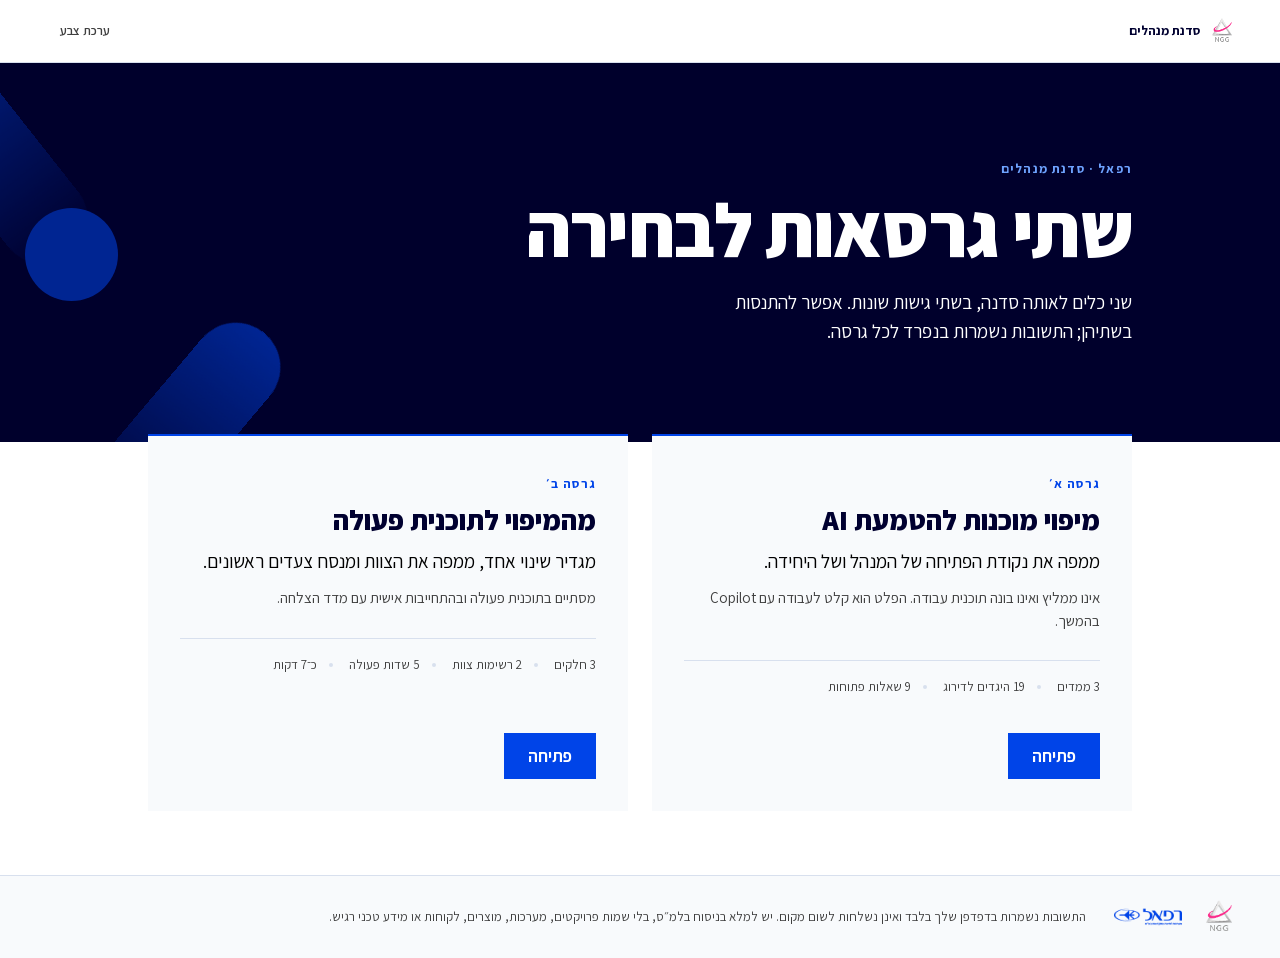
<file: index.html>
<!doctype html>
<html lang="he" dir="rtl">
<head>
<meta charset="utf-8">
<meta name="viewport" content="width=device-width, initial-scale=1, viewport-fit=cover">
<title>סדנת מנהלים · שתי גרסאות | רפאל</title>
<meta name="description" content="בחירה בין שתי גרסאות לכלי הסדנה: מיפוי מוכנות להטמעת AI, או מעבר מהמיפוי לתוכנית פעולה.">
<meta name="color-scheme" content="light dark">
<meta name="theme-color" content="#00002c" media="(prefers-color-scheme: dark)">
<meta name="theme-color" content="#ffffff" media="(prefers-color-scheme: light)">
<meta name="robots" content="noindex, nofollow">
<link rel="icon" href="data:image/svg+xml,%3Csvg xmlns='http://www.w3.org/2000/svg' viewBox='0 0 32 32'%3E%3Ccircle cx='16' cy='16' r='9' fill='%230044E8'/%3E%3C/svg%3E">
<link rel="preload" href="assets/fonts/assistant-hebrew.woff2" as="font" type="font/woff2" crossorigin>
<link rel="stylesheet" href="assets/css/app.css">
</head>
<body>

<a class="skip" href="#main">דילוג לתוכן</a>

<div class="shell">

  <header class="appbar">
    <a class="appbar__mark" href="index.html" aria-label="חזרה לבחירת גרסה">
      <img src="assets/img/logo-ngg.png" alt="NGG" width="71" height="92">
      <span class="appbar__name">סדנת מנהלים</span>
    </a>

    <div class="appbar__spacer"></div>

    <div class="progress" hidden>
      <span class="progress__label" id="progress-label"></span>
      <span class="progress__bars" id="progress-bars"></span>
    </div>

    <button class="btn btn--quiet" id="theme-toggle" type="button" aria-label="החלפת ערכת צבע">
      ערכת צבע
    </button>
  </header>

  <main class="main" id="main" tabindex="-1">
    <section class="intro intro--chooser">
      <div class="cometfield" aria-hidden="true" id="cometfield"></div>
      <div class="intro__inner">
        <p class="kicker">רפאל · סדנת מנהלים</p>
        <h1 class="hero-title">שתי גרסאות לבחירה</h1>
        <p class="intro__lead">שני כלים לאותה סדנה, בשתי גישות שונות. אפשר להתנסות בשתיהן; התשובות נשמרות בנפרד לכל גרסה.</p>
      </div>
    </section>

    <div class="page">
      <div class="picks">
      <article class="pick">
        <span class="kicker">גרסה א׳</span>
        <h2 class="pick__title">מיפוי מוכנות להטמעת AI</h2>
        <p class="pick__purpose">ממפה את נקודת הפתיחה של המנהל ושל היחידה.</p>
        <p class="pick__nature">אינו ממליץ ואינו בונה תוכנית עבודה. הפלט הוא קלט לעבודה עם Copilot בהמשך.</p>
        <ul class="pick__facts"><li>3 ממדים</li><li>19 היגדים לדירוג</li><li>9 שאלות פתוחות</li></ul>
        <a class="btn btn--primary" href="mapping.html">פתיחה</a>
      </article>
      <article class="pick">
        <span class="kicker">גרסה ב׳</span>
        <h2 class="pick__title">מהמיפוי לתוכנית פעולה</h2>
        <p class="pick__purpose">מגדיר שינוי אחד, ממפה את הצוות ומנסח צעדים ראשונים.</p>
        <p class="pick__nature">מסתיים בתוכנית פעולה ובהתחייבות אישית עם מדד הצלחה.</p>
        <ul class="pick__facts"><li>3 חלקים</li><li>2 רשימות צוות</li><li>5 שדות פעולה</li><li>כ־7 דקות</li></ul>
        <a class="btn btn--primary" href="planning.html">פתיחה</a>
      </article>
      </div>
    </div>
</main>

  <footer class="foot">
    <div class="foot__logos">
      <img src="assets/img/logo-ngg.png" alt="NGG" width="71" height="92">
      <img src="assets/img/logo-rafael-blue.png" alt="רפאל" width="190" height="190" data-logo="rafael">
    </div>
    <p class="foot__note">
      התשובות נשמרות בדפדפן שלך בלבד ואינן נשלחות לשום מקום. יש למלא בניסוח בלמ״ס, בלי שמות פרויקטים, מערכות, מוצרים, לקוחות או מידע טכני רגיש.
    </p>
  </footer>

</div>

<div class="toast" id="toast" role="status" aria-live="polite"></div>

<script type="module" src="assets/js/chooser.js"></script>
<noscript>
  <p style="padding:24px;font-family:system-ui;">הכלי דורש JavaScript פעיל בדפדפן.</p>
</noscript>

</body>
</html>
</file>
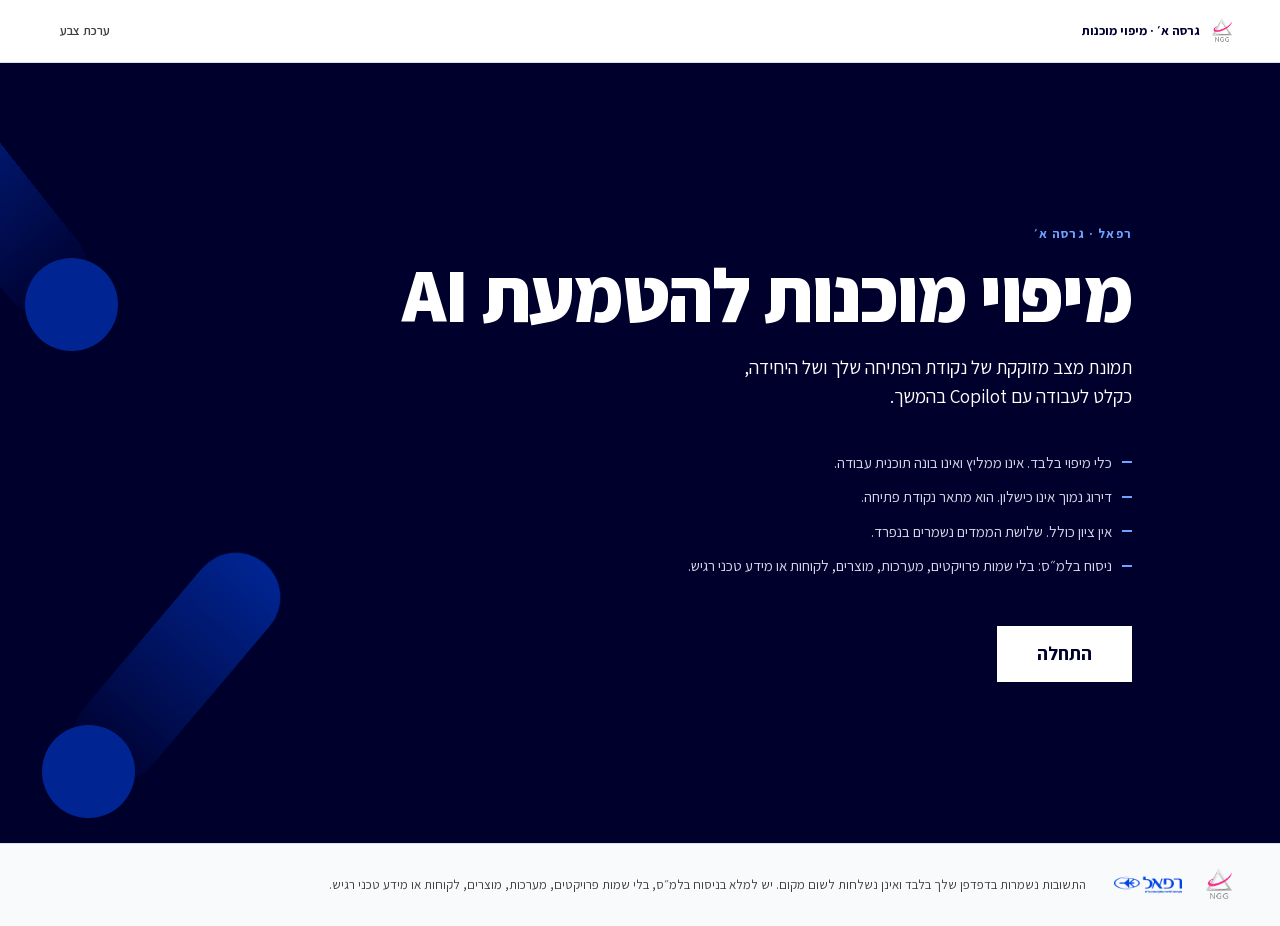
<file: mapping.html>
<!doctype html>
<html lang="he" dir="rtl">
<head>
<meta charset="utf-8">
<meta name="viewport" content="width=device-width, initial-scale=1, viewport-fit=cover">
<title>מיפוי מוכנות להטמעת AI | רפאל</title>
<meta name="description" content="גרסה א׳: כלי מיפוי אבחוני לנקודת הפתיחה של מנהל ויחידה לקראת הטמעת AI. כל התשובות נשארות בדפדפן.">
<meta name="color-scheme" content="light dark">
<meta name="theme-color" content="#00002c" media="(prefers-color-scheme: dark)">
<meta name="theme-color" content="#ffffff" media="(prefers-color-scheme: light)">
<meta name="robots" content="noindex, nofollow">
<link rel="icon" href="data:image/svg+xml,%3Csvg xmlns='http://www.w3.org/2000/svg' viewBox='0 0 32 32'%3E%3Ccircle cx='16' cy='16' r='9' fill='%230044E8'/%3E%3C/svg%3E">
<link rel="preload" href="assets/fonts/assistant-hebrew.woff2" as="font" type="font/woff2" crossorigin>
<link rel="stylesheet" href="assets/css/app.css">
</head>
<body>

<a class="skip" href="#main">דילוג לתוכן</a>

<div class="shell">

  <header class="appbar">
    <a class="appbar__mark" href="index.html" aria-label="חזרה לבחירת גרסה">
      <img src="assets/img/logo-ngg.png" alt="NGG" width="71" height="92">
      <span class="appbar__name">גרסה א׳ · מיפוי מוכנות</span>
    </a>

    <div class="appbar__spacer"></div>

    <div class="progress" hidden>
      <span class="progress__label" id="progress-label"></span>
      <span class="progress__bars" id="progress-bars"></span>
    </div>

    <button class="btn btn--quiet" id="theme-toggle" type="button" aria-label="החלפת ערכת צבע">
      ערכת צבע
    </button>
  </header>

  <main class="main" id="main" tabindex="-1"></main>

  <footer class="foot">
    <div class="foot__logos">
      <img src="assets/img/logo-ngg.png" alt="NGG" width="71" height="92">
      <img src="assets/img/logo-rafael-blue.png" alt="רפאל" width="190" height="190" data-logo="rafael">
    </div>
    <p class="foot__note">
      התשובות נשמרות בדפדפן שלך בלבד ואינן נשלחות לשום מקום. יש למלא בניסוח בלמ״ס, בלי שמות פרויקטים, מערכות, מוצרים, לקוחות או מידע טכני רגיש.
    </p>
  </footer>

</div>

<div class="toast" id="toast" role="status" aria-live="polite"></div>

<script type="module" src="assets/js/app.js"></script>
<noscript>
  <p style="padding:24px;font-family:system-ui;">הכלי דורש JavaScript פעיל בדפדפן.</p>
</noscript>

</body>
</html>
</file>
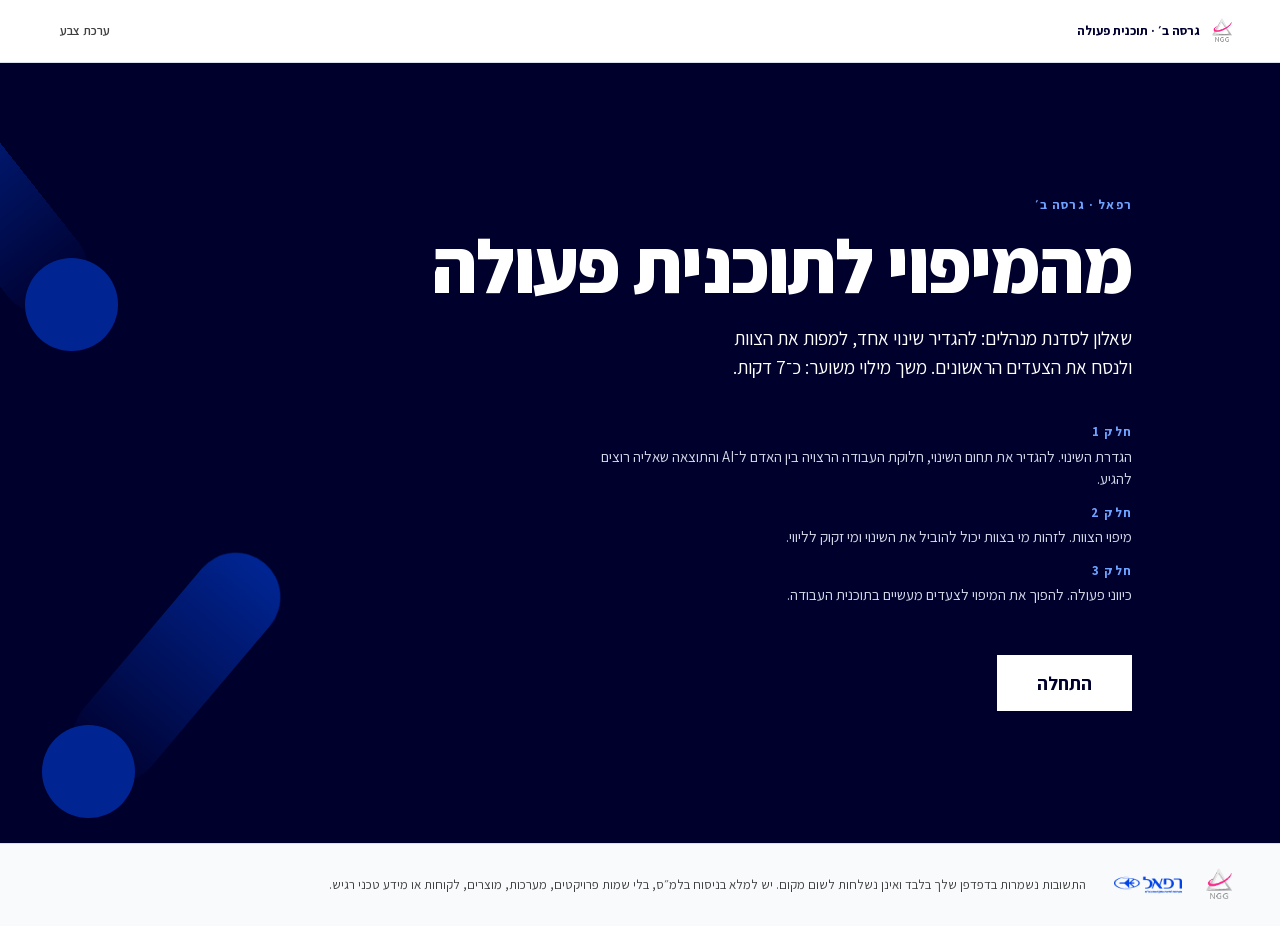
<file: planning.html>
<!doctype html>
<html lang="he" dir="rtl">
<head>
<meta charset="utf-8">
<meta name="viewport" content="width=device-width, initial-scale=1, viewport-fit=cover">
<title>מהמיפוי לתוכנית פעולה | רפאל</title>
<meta name="description" content="גרסה ב׳: שאלון סדנת מנהלים להגדרת שינוי, מיפוי הצוות וניסוח צעדים ראשונים. כל התשובות נשארות בדפדפן.">
<meta name="color-scheme" content="light dark">
<meta name="theme-color" content="#00002c" media="(prefers-color-scheme: dark)">
<meta name="theme-color" content="#ffffff" media="(prefers-color-scheme: light)">
<meta name="robots" content="noindex, nofollow">
<link rel="icon" href="data:image/svg+xml,%3Csvg xmlns='http://www.w3.org/2000/svg' viewBox='0 0 32 32'%3E%3Ccircle cx='16' cy='16' r='9' fill='%230044E8'/%3E%3C/svg%3E">
<link rel="preload" href="assets/fonts/assistant-hebrew.woff2" as="font" type="font/woff2" crossorigin>
<link rel="stylesheet" href="assets/css/app.css">
</head>
<body>

<a class="skip" href="#main">דילוג לתוכן</a>

<div class="shell">

  <header class="appbar">
    <a class="appbar__mark" href="index.html" aria-label="חזרה לבחירת גרסה">
      <img src="assets/img/logo-ngg.png" alt="NGG" width="71" height="92">
      <span class="appbar__name">גרסה ב׳ · תוכנית פעולה</span>
    </a>

    <div class="appbar__spacer"></div>

    <div class="progress" hidden>
      <span class="progress__label" id="progress-label"></span>
      <span class="progress__bars" id="progress-bars"></span>
    </div>

    <button class="btn btn--quiet" id="theme-toggle" type="button" aria-label="החלפת ערכת צבע">
      ערכת צבע
    </button>
  </header>

  <main class="main" id="main" tabindex="-1"></main>

  <footer class="foot">
    <div class="foot__logos">
      <img src="assets/img/logo-ngg.png" alt="NGG" width="71" height="92">
      <img src="assets/img/logo-rafael-blue.png" alt="רפאל" width="190" height="190" data-logo="rafael">
    </div>
    <p class="foot__note">
      התשובות נשמרות בדפדפן שלך בלבד ואינן נשלחות לשום מקום. יש למלא בניסוח בלמ״ס, בלי שמות פרויקטים, מערכות, מוצרים, לקוחות או מידע טכני רגיש.
    </p>
  </footer>

</div>

<div class="toast" id="toast" role="status" aria-live="polite"></div>

<script type="module" src="assets/js/planning-app.js"></script>
<noscript>
  <p style="padding:24px;font-family:system-ui;">הכלי דורש JavaScript פעיל בדפדפן.</p>
</noscript>

</body>
</html>
</file>
<file: assets/css/app.css>
@import url('./tokens.css');

/* ============================================================ base ===== */

*, *::before, *::after { box-sizing: border-box; }

html { -webkit-text-size-adjust: 100%; scroll-behavior: smooth; }

body {
  margin: 0;
  background: var(--ground);
  color: var(--text-body);
  font-family: var(--font-core);
  font-size: var(--fs-body);
  font-weight: var(--fw-regular);
  line-height: var(--lh-body);
  -webkit-font-smoothing: antialiased;
  text-rendering: optimizeLegibility;
  transition: background var(--dur) var(--ease), color var(--dur) var(--ease);
}

h1, h2, h3 { margin: 0; color: var(--text-title); font-weight: var(--fw-extrabold); line-height: var(--lh-tight); }
p { margin: 0; }
ul, ol { margin: 0; padding: 0; list-style: none; }
img { max-width: 100%; display: block; }

:where(a) { color: var(--accent-text); text-underline-offset: 3px; }

:focus-visible {
  outline: 3px solid var(--accent-text);
  outline-offset: 2px;
  border-radius: var(--radius);
}

.sr {
  position: absolute; width: 1px; height: 1px; margin: -1px;
  padding: 0; overflow: hidden; clip-path: inset(50%); white-space: nowrap;
}

.skip {
  position: absolute; inset-inline-start: var(--s-4); top: -100px; z-index: 100;
  padding: var(--s-3) var(--s-5); background: var(--accent); color: #fff;
  font-weight: var(--fw-bold); text-decoration: none;
  transition: top var(--dur) var(--ease);
}
.skip:focus { top: var(--s-4); }

/* ======================================================== typography === */

.kicker {
  margin: 0; font-size: var(--fs-kicker); font-weight: var(--fw-bold);
  letter-spacing: 0.09em; color: var(--accent-text); text-transform: none;
}
.hero-title { font-size: var(--fs-hero); letter-spacing: -0.015em; }
.step-title { font-size: var(--fs-title); letter-spacing: -0.01em; }
.lead { font-size: var(--fs-body-lg); color: var(--text-body); max-width: var(--measure); }
.muted { color: var(--text-muted); }
.small { font-size: var(--fs-small); }
.num { font-variant-numeric: tabular-nums; unicode-bidi: plaintext; }

/* ============================================================= shell === */

.shell { display: flex; flex-direction: column; min-height: 100dvh; }

.appbar {
  position: sticky; top: 0; z-index: 30;
  display: flex; align-items: center; gap: var(--s-4);
  padding: var(--s-3) var(--gutter);
  background: color-mix(in srgb, var(--ground) 88%, transparent);
  backdrop-filter: blur(14px);
  border-block-end: 1px solid var(--rule);
}
.appbar__mark { display: flex; align-items: center; gap: var(--s-3); min-width: 0; }
.appbar__mark img { height: 26px; width: auto; object-fit: contain; }
.appbar__name {
  font-size: var(--fs-footer); font-weight: var(--fw-bold); color: var(--text-title);
  white-space: nowrap; overflow: hidden; text-overflow: ellipsis;
}
.appbar__spacer { flex: 1 1 auto; }

.main { flex: 1 1 auto; }

.page {
  width: 100%; max-width: var(--page-w); margin-inline: auto;
  padding: var(--s-10) var(--gutter) var(--s-16);
}

.foot {
  padding: var(--s-6) var(--gutter);
  border-block-start: 1px solid var(--rule);
  background: var(--ground-alt);
  display: flex; flex-wrap: wrap; align-items: center; gap: var(--s-4) var(--s-6);
  font-size: var(--fs-footer); color: var(--text-muted);
}
.foot__logos { display: flex; align-items: center; gap: var(--s-5); }
.foot__logos img { height: 34px; width: auto; object-fit: contain; }
.foot__logos img[data-logo='rafael'] { height: 76px; margin-block: -22px; }
.foot__note { flex: 1 1 260px; min-width: 0; }

/* ====================================================== the motif ====== */
/* Two shapes at the template's only sizes: a stadium trail whose ramp ends
   transparent, and a solid dot placed at the trail's faded end. Only the
   template's own rotations are used. A trail reads on a dark ground only. */

.cometfield { position: absolute; inset: 0; overflow: hidden; pointer-events: none; opacity: 0.55; }
.trail, .dot { position: absolute; will-change: transform; }
.trail {
  width: var(--comet-trail-w); height: var(--comet-trail-h);
  border-radius: var(--radius-pill);
  background: var(--comet-trail);
  color: var(--blue);
  transform: rotate(var(--rot, 0deg));
  animation: drift 26s var(--delay, 0s) infinite alternate linear;
}
.dot {
  width: var(--comet-dot); height: var(--comet-dot);
  border-radius: var(--radius-circle);
  background: var(--blue);
  animation: drift 26s var(--delay, 0s) infinite alternate linear;
}
@keyframes drift {
  from { transform: rotate(var(--rot, 0deg)) translate3d(0, 0, 0); }
  to   { transform: rotate(var(--rot, 0deg)) translate3d(38px, 0, 0); }
}

/* ============================================================= intro === */

.intro {
  position: relative; overflow: hidden;
  background: var(--navy); color: #fff;
  min-height: min(88dvh, 780px);
  display: flex; align-items: center;
}
.intro__inner {
  position: relative; z-index: 1;
  width: 100%; max-width: var(--page-w); margin-inline: auto;
  padding: var(--s-16) var(--gutter);
}
.intro .kicker { color: #6ea3ff; }
.intro .hero-title { color: #fff; margin-block: var(--s-4) var(--s-6); }
.intro__lead { font-size: var(--fs-body-lg); color: #fff; max-width: 46ch; }

.principles { margin-block-start: var(--s-10); display: grid; gap: var(--s-3); max-width: 60ch; }
.principles li {
  position: relative; padding-inline-start: var(--s-5);
  font-size: var(--fs-small); color: #d6d9ea; line-height: 1.5;
}
.principles li::before {
  content: ''; position: absolute; inset-inline-start: 0; top: 0.62em;
  width: 10px; height: 2px; background: #6ea3ff;
}

/* ============================================================ buttons == */

.btn {
  display: inline-flex; align-items: center; justify-content: center; gap: var(--s-2);
  padding: var(--s-3) var(--s-6); min-height: 46px;
  border: 0; border-radius: var(--radius);
  font-family: inherit; font-size: var(--fs-body); font-weight: var(--fw-bold);
  line-height: 1.2; cursor: pointer; text-decoration: none;
  transition: background var(--dur-fast) var(--ease), color var(--dur-fast) var(--ease),
              transform var(--dur-fast) var(--ease);
}
.btn:active { transform: translateY(1px); }
.btn[disabled] { opacity: 0.45; cursor: not-allowed; }
.btn[disabled]:active { transform: none; }

.btn--primary { background: var(--blue); color: #fff; }
.btn--primary:hover { background: #0039c4; }

.btn--ghost { background: transparent; color: var(--text-title); box-shadow: inset 0 0 0 2px var(--rule); }
.btn--ghost:hover { background: var(--accent-wash); box-shadow: inset 0 0 0 2px var(--accent-text); }

.btn--onDark { background: #fff; color: var(--navy); }
.btn--onDark:hover { background: #d6e2ff; }

.btn--quiet {
  background: transparent; color: var(--text-muted); min-height: 38px; white-space: nowrap;
  padding: var(--s-2) var(--s-3); font-size: var(--fs-footer); font-weight: var(--fw-semibold);
}
.btn--quiet:hover { color: var(--accent-text); background: var(--accent-wash); }

.btn--lg { min-height: 56px; padding-inline: var(--s-10); font-size: var(--fs-body-lg); }

.actions { display: flex; flex-wrap: wrap; gap: var(--s-3); align-items: center; }

/* =========================================================== progress == */

.progress { display: flex; align-items: center; gap: var(--s-3); min-width: 0; }
.progress__bars { display: flex; gap: 3px; }
.progress__bar {
  width: 34px; height: 4px; background: var(--track);
  transition: background var(--dur) var(--ease);
}
.progress__bar.is-done { background: var(--accent-text); }
.progress__bar.is-now { background: var(--accent-text); animation: pulse 2.4s var(--ease) infinite; }
@keyframes pulse { 0%, 100% { opacity: 1; } 50% { opacity: 0.45; } }
.progress__label {
  font-size: var(--fs-footer); font-weight: var(--fw-semibold); color: var(--text-muted);
  white-space: nowrap;
}

/* ============================================================== steps == */

.step__head { max-width: var(--measure); }
.step__head .kicker { display: block; margin-block-end: var(--s-3); }
.step__head .step-title { margin-block-end: var(--s-3); }
.step__lead { font-size: var(--fs-body-lg); color: var(--text-muted); }

.rule { height: 2px; background: var(--blue); width: 72px; margin-block: var(--s-6) var(--s-8); }

.section-label {
  display: block; font-size: var(--fs-kicker); font-weight: var(--fw-bold);
  letter-spacing: 0.09em; color: var(--text-muted); margin-block-end: var(--s-4);
}

/* --- the scale key, sticky while the battery scrolls --- */
.scalekey {
  position: sticky; top: 61px; z-index: 20;
  display: flex; flex-wrap: wrap; gap: var(--s-2) var(--s-5);
  padding: var(--s-3) 0;
  background: color-mix(in srgb, var(--ground) 92%, transparent);
  backdrop-filter: blur(10px);
  border-block-end: 1px solid var(--rule);
  font-size: var(--fs-footer); color: var(--text-muted);
}
.scalekey--static {
  position: static; border: 0; background: none; backdrop-filter: none;
  padding-block: 0; margin-block-start: var(--s-5);
}
.scalekey__item { display: flex; align-items: center; gap: var(--s-2); white-space: nowrap; }
.scalekey__chip {
  display: grid; place-items: center; width: 22px; height: 22px;
  font-weight: var(--fw-bold); font-size: 0.75rem;
}

/* --- the statement battery --- */
.battery { display: grid; gap: 1px; background: var(--rule); margin-block-start: var(--s-6); }

.statement {
  display: grid; grid-template-columns: 1fr auto; gap: var(--s-5);
  align-items: center; padding: var(--s-5) var(--s-4);
  background: var(--ground);
  transition: background var(--dur-fast) var(--ease);
}
.statement:hover { background: var(--ground-alt); }
.statement.is-unanswered { background: var(--ground); }

.statement__text {
  display: flex; gap: var(--s-3); font-size: var(--fs-body); line-height: 1.45;
  color: var(--text-body);
}
.statement__idx {
  flex: 0 0 auto; width: 1.6em;
  font-weight: var(--fw-extrabold); color: var(--text-muted);
  font-variant-numeric: tabular-nums;
}

.scale { display: flex; gap: 4px; }
.scale__cell {
  width: 46px; height: 46px; padding: 0;
  display: grid; place-items: center;
  border: 0; border-radius: var(--radius);
  background: var(--ground-sunken); color: var(--text-muted);
  font-family: inherit; font-size: var(--fs-body); font-weight: var(--fw-bold);
  font-variant-numeric: tabular-nums;
  cursor: pointer;
  transition: background var(--dur-fast) var(--ease), color var(--dur-fast) var(--ease),
              transform var(--dur-fast) var(--ease);
}
.scale__cell:hover { background: var(--accent-wash); color: var(--accent-text); }
.scale__cell[aria-checked='true'] {
  background: var(--fill); color: var(--on-fill);
  transform: scale(1.04);
}
.scale__cell[aria-checked='true']:hover { background: var(--fill); color: var(--on-fill); }

/* --- open questions --- */
.fields { display: grid; gap: var(--s-6); margin-block-start: var(--s-8); max-width: var(--measure); }
.field { display: grid; gap: var(--s-2); }
.field__label { font-size: var(--fs-body); font-weight: var(--fw-semibold); color: var(--text-title); }
.field__note { font-size: var(--fs-footer); color: var(--text-muted); }
.field textarea {
  width: 100%; min-height: 96px; resize: vertical;
  padding: var(--s-3) var(--s-4);
  border: 0; border-block-end: 2px solid var(--rule); border-radius: var(--radius);
  background: var(--ground-alt); color: var(--text-body);
  font-family: inherit; font-size: var(--fs-body); line-height: 1.5;
  transition: border-color var(--dur-fast) var(--ease), background var(--dur-fast) var(--ease);
}
.field textarea:hover { background: var(--ground-sunken); }
.field textarea:focus { outline: none; border-block-end-color: var(--accent-text); background: var(--ground-alt); }
.field textarea:focus-visible { outline: 3px solid var(--accent-text); outline-offset: 2px; }

/* --- environment choice --- */
.choices { display: grid; grid-template-columns: repeat(3, 1fr); gap: var(--s-3); margin-block-start: var(--s-6); }
.choice {
  padding: var(--s-5); min-height: 72px;
  display: flex; align-items: center; justify-content: center;
  border: 0; border-radius: var(--radius);
  background: var(--ground-alt); color: var(--text-title);
  box-shadow: inset 0 0 0 2px var(--rule);
  font-family: inherit; font-size: var(--fs-body-lg); font-weight: var(--fw-bold);
  cursor: pointer;
  transition: background var(--dur-fast) var(--ease), box-shadow var(--dur-fast) var(--ease),
              color var(--dur-fast) var(--ease);
}
.choice:hover { background: var(--accent-wash); box-shadow: inset 0 0 0 2px var(--accent-text); }
.choice[aria-pressed='true'] { background: var(--blue); color: #fff; box-shadow: none; }

.prompt {
  margin-block-start: var(--s-6); padding: var(--s-5) var(--s-6);
  background: var(--ground-alt); border-inline-start: 2px solid var(--blue);
  font-size: var(--fs-body-lg); line-height: 1.5; color: var(--text-body);
}

/* --- step navigation --- */
.stepnav {
  display: flex; flex-wrap: wrap; gap: var(--s-3); align-items: center;
  margin-block-start: var(--s-12); padding-block-start: var(--s-6);
  border-block-start: 1px solid var(--rule);
}
.stepnav__status { flex: 1 1 auto; font-size: var(--fs-footer); color: var(--text-muted); }

/* ============================================================ results == */

.report-head { display: flex; flex-wrap: wrap; align-items: flex-end; gap: var(--s-4); }
.report-head .step-title { flex: 1 1 320px; }

.panel {
  margin-block-start: var(--s-10); padding: var(--s-8) var(--s-6);
  background: var(--ground-alt);
}
.panel__title { font-size: var(--fs-subtitle); margin-block-end: var(--s-2); }
.panel__note { font-size: var(--fs-footer); color: var(--text-muted); max-width: var(--measure); }

/* --- distribution: one mark per statement, nothing aggregated --- */
.dist { display: grid; gap: var(--s-5); margin-block-start: var(--s-6); }
.dist__row { display: grid; grid-template-columns: minmax(96px, 150px) auto 1fr; gap: var(--s-4); align-items: center; }
.dist__name { font-size: var(--fs-small); font-weight: var(--fw-bold); color: var(--text-title); }
.dist__cells { display: flex; flex-wrap: wrap; gap: 2px; }
.dist__range { font-size: var(--fs-footer); color: var(--text-muted); font-variant-numeric: tabular-nums; white-space: nowrap; }

.cell {
  width: 30px; height: 30px; display: grid; place-items: center;
  font-size: var(--fs-footer); font-weight: var(--fw-bold);
  font-variant-numeric: tabular-nums;
  background: var(--fill, var(--track)); color: var(--on-fill, var(--text-muted));
  opacity: 0; transform: scale(0.72);
  transition: opacity var(--dur) var(--ease), transform var(--dur) var(--ease);
  transition-delay: calc(var(--i, 0) * 24ms);
}
.cell--none { background: transparent; box-shadow: inset 0 0 0 2px var(--track); color: var(--text-muted); }
.is-in .cell { opacity: 1; transform: scale(1); }

/* --- per-statement detail --- */
.lolli { display: grid; gap: 1px; margin-block-start: var(--s-5); background: var(--rule); }
.lolli__row {
  display: grid; grid-template-columns: minmax(0, 1fr) minmax(140px, 300px) 34px;
  gap: var(--s-4); align-items: center;
  padding: var(--s-3) var(--s-4); background: var(--ground-alt);
}
.lolli__label { display: flex; gap: var(--s-3); font-size: var(--fs-small); line-height: 1.35; }
.lolli__idx { flex: 0 0 auto; color: var(--text-muted); font-weight: var(--fw-bold); font-variant-numeric: tabular-nums; }
.lolli__track { position: relative; height: 22px; }
.lolli__ticks { position: absolute; inset: 0; }
.lolli__tick { position: absolute; top: 50%; width: 1px; height: 8px; margin-top: -4px; background: var(--rule); inset-inline-start: var(--at); }
.lolli__base { position: absolute; top: 50%; inset-inline: 0; height: 1px; background: var(--rule); }
.lolli__stem {
  position: absolute; top: 50%; inset-inline-start: 0; height: 3px; margin-top: -1.5px;
  background: var(--fill); width: 0;
  transition: width var(--dur-slow) var(--ease);
  transition-delay: calc(var(--i, 0) * 45ms);
}
.lolli__dot {
  position: absolute; top: 50%; width: 14px; height: 14px; margin-top: -7px;
  inset-inline-start: 0; transform: translateX(50%) scale(0.5);
  background: var(--fill); border-radius: var(--radius-circle);
  opacity: 0;
  transition: opacity var(--dur) var(--ease), transform var(--dur) var(--ease), inset-inline-start var(--dur-slow) var(--ease);
  transition-delay: calc(var(--i, 0) * 45ms);
}
.is-in .lolli__stem { width: var(--p); }
.is-in .lolli__dot { inset-inline-start: var(--p); opacity: 1; transform: translateX(50%) scale(1); }
.lolli__val { font-size: var(--fs-body); font-weight: var(--fw-extrabold); color: var(--text-title); text-align: center; font-variant-numeric: tabular-nums; }
.lolli__row--none .lolli__val { color: var(--text-muted); font-weight: var(--fw-regular); }
.lolli__axis {
  display: grid; grid-template-columns: minmax(0, 1fr) minmax(140px, 300px) 34px;
  gap: var(--s-4); padding: var(--s-3) var(--s-4) 0;
  font-size: var(--fs-footer); color: var(--text-muted); font-variant-numeric: tabular-nums;
}
.lolli__scale { position: relative; height: 1.3em; }
.lolli__mark { position: absolute; top: 0; inset-inline-start: var(--at); transform: translateX(50%); }

/* --- the table view --- */
.tableview { margin-block-start: var(--s-6); }
.tableview summary {
  cursor: pointer; font-size: var(--fs-small); font-weight: var(--fw-semibold);
  color: var(--accent-text); padding: var(--s-2) 0; list-style: none;
}
.tableview summary::-webkit-details-marker { display: none; }
.tableview summary::before {
  content: '+'; display: inline-block; margin-inline-end: 0.45em;
  font-weight: var(--fw-extrabold);
}
.tableview[open] summary::before { content: '–'; }
.tableview table { width: 100%; border-collapse: collapse; margin-block-start: var(--s-4); font-size: var(--fs-small); }
.tableview th, .tableview td { text-align: start; padding: var(--s-2) var(--s-3); border-block-end: 1px solid var(--rule); vertical-align: top; }
.tableview th { font-weight: var(--fw-bold); color: var(--text-title); }
.tableview td:last-child, .tableview th:last-child { text-align: center; font-variant-numeric: tabular-nums; width: 4em; }

/* --- the distilled output --- */
.report { display: grid; gap: 1px; margin-block-start: var(--s-10); background: var(--rule); }
.block { padding: var(--s-6); background: var(--ground); }
.block__heading {
  font-size: var(--fs-subtitle); margin-block-end: var(--s-4);
  padding-inline-start: var(--s-4); border-inline-start: 2px solid var(--blue);
}
.block__list { display: grid; gap: var(--s-3); }
.block__item {
  position: relative; padding-inline-start: var(--s-5);
  font-size: var(--fs-body); line-height: 1.5;
}
.block__item::before {
  content: '•'; position: absolute; inset-inline-start: 0;
  font-family: Arial, sans-serif; color: var(--accent-text);
}
.block__prefix { font-weight: var(--fw-bold); color: var(--text-title); }
.block__item--empty { color: var(--text-muted); }

.exportbar {
  position: sticky; bottom: 0; z-index: 25;
  display: flex; flex-wrap: wrap; gap: var(--s-3); align-items: center;
  margin-block-start: var(--s-8); padding: var(--s-4) 0;
  background: color-mix(in srgb, var(--ground) 92%, transparent);
  backdrop-filter: blur(10px);
  border-block-start: 1px solid var(--rule);
}
.exportbar__hint { flex: 1 1 200px; font-size: var(--fs-footer); color: var(--text-muted); }

.toast {
  position: fixed; inset-block-end: var(--s-6); inset-inline-start: 50%;
  transform: translateX(50%) translateY(14px);
  z-index: 60; padding: var(--s-3) var(--s-6);
  background: var(--navy); color: #fff;
  font-size: var(--fs-small); font-weight: var(--fw-semibold);
  opacity: 0; pointer-events: none;
  transition: opacity var(--dur) var(--ease), transform var(--dur) var(--ease);
}
.toast.is-on { opacity: 1; transform: translateX(50%) translateY(0); }

/* ======================================================= transitions === */

.view { animation: enter var(--dur-slow) var(--ease) both; }
@keyframes enter {
  from { opacity: 0; transform: translate3d(0, 10px, 0); }
  to   { opacity: 1; transform: none; }
}
.view--back { animation-name: enterBack; }
@keyframes enterBack {
  from { opacity: 0; transform: translate3d(0, -10px, 0); }
  to   { opacity: 1; transform: none; }
}

.stagger > * { animation: enter var(--dur-slow) var(--ease) both; animation-delay: calc(var(--i, 0) * 45ms); }

/* =========================================================== responsive */

@media (max-width: 720px) {
  .statement { grid-template-columns: 1fr; gap: var(--s-4); }
  .scale { display: grid; grid-template-columns: repeat(5, 1fr); }
  .scale__cell { width: 100%; height: 52px; }
  .choices { grid-template-columns: 1fr; }
  .dist__row { grid-template-columns: 1fr; gap: var(--s-2); }
  .lolli__row { grid-template-columns: 1fr 40px; }
  .lolli__track { grid-column: 1 / -1; }
  .lolli__axis { grid-template-columns: 1fr; }
  .lolli__axis > span:not(.lolli__scale) { display: none; }
  .appbar__name { display: none; }
}

@media (max-width: 420px) {
  .scale__cell { height: 46px; font-size: var(--fs-small); }
}

/* ==================================================== reduced motion === */

@media (prefers-reduced-motion: reduce) {
  html { scroll-behavior: auto; }
  *, *::before, *::after {
    animation-duration: 1ms !important;
    animation-iteration-count: 1 !important;
    transition-duration: 1ms !important;
    transition-delay: 0ms !important;
  }
  .trail, .dot { animation: none; }
}

/* ============================================================== print == */

@media print {
  .appbar, .stepnav, .exportbar, .toast, .skip, .tableview summary, .cometfield { display: none !important; }
  body { background: #fff; color: #000; }
  .page { padding: 0; max-width: none; }
  .panel, .block, .lolli__row, .statement { background: #fff !important; }
  .report, .lolli, .battery { background: #999; }
  .block, .panel { break-inside: avoid; }
  .tableview[open] table { display: table; }
  .foot { border: 0; background: #fff; }
}

/* ============================================================= tooltip == */

.tip {
  position: absolute; z-index: 70;
  transform: translateX(50%);
  padding: var(--s-2) var(--s-3);
  background: var(--navy); color: #fff;
  font-size: var(--fs-footer); font-weight: var(--fw-semibold); line-height: 1.3;
  max-width: 280px; white-space: normal;
  opacity: 0; pointer-events: none;
  transition: opacity var(--dur-fast) var(--ease);
}
.tip.is-on { opacity: 1; }
:root[data-theme='dark'] .tip { background: #12123f; box-shadow: 0 0 0 1px var(--rule); }
@media print { .tip { display: none; } }

/* =========================================== version B and the chooser == */

.appbar__mark { text-decoration: none; color: inherit; }
.appbar__mark:hover .appbar__name { color: var(--accent-text); }

/* --- the entry screen --- */

.intro--chooser { min-height: auto; padding-block: var(--s-8); }
.intro--chooser .intro__inner { padding-block: var(--s-16); }

.picks {
  display: grid; grid-template-columns: repeat(2, 1fr); gap: var(--s-6);
  margin-block-start: calc(var(--s-12) * -1);
}
.pick {
  position: relative; display: flex; flex-direction: column; gap: var(--s-3);
  padding: var(--s-10) var(--s-8) var(--s-8);
  background: var(--ground-alt);
}
.pick::before {
  content: ''; position: absolute; inset-block-start: 0; inset-inline: 0;
  height: 2px; background: var(--blue);
}
.pick__title { font-size: var(--fs-subtitle); margin-block-end: var(--s-1); }
.pick__purpose { font-size: var(--fs-body-lg); line-height: 1.45; color: var(--text-body); }
.pick__nature { font-size: var(--fs-small); line-height: 1.5; color: var(--text-muted); }
.pick__facts {
  display: flex; flex-wrap: wrap; gap: var(--s-2) var(--s-4);
  margin-block: var(--s-4) var(--s-6); padding-block-start: var(--s-4);
  border-block-start: 1px solid var(--rule);
  font-size: var(--fs-footer); color: var(--text-muted);
}
.pick__facts li { position: relative; }
.pick__facts li + li { padding-inline-start: var(--s-4); }
.pick__facts li + li::before {
  content: ''; position: absolute; inset-inline-start: 0; top: 50%;
  width: 4px; height: 4px; margin-top: -2px; border-radius: var(--radius-circle);
  background: var(--rule);
}
.pick .btn { margin-block-start: auto; align-self: flex-start; }

.principles--parts li { padding-inline-start: 0; }
.principles--parts li::before { content: none; }
.principles--parts .kicker { color: #6ea3ff; }

/* --- the domain picker --- */

.picker__head {
  display: flex; flex-wrap: wrap; align-items: baseline; gap: var(--s-3);
  margin-block-end: var(--s-4);
}
.picker__count { font-size: var(--fs-footer); color: var(--text-muted); font-variant-numeric: tabular-nums; }
.choices--stack { grid-template-columns: 1fr; margin-block-start: 0; }
.choice--wide { justify-content: flex-start; text-align: start; min-height: 60px; font-size: var(--fs-body); }
.choice[disabled] { opacity: 0.4; cursor: not-allowed; }
.choice[disabled]:hover { background: var(--ground-alt); box-shadow: inset 0 0 0 2px var(--rule); }

/* --- collapsible examples --- */

.examples { margin-block-start: var(--s-1); }
.examples summary {
  cursor: pointer; list-style: none; padding: var(--s-1) 0;
  font-size: var(--fs-footer); font-weight: var(--fw-semibold); color: var(--accent-text);
}
.examples summary::-webkit-details-marker { display: none; }
.examples summary::before {
  content: '+'; display: inline-block; margin-inline-end: 0.45em; font-weight: var(--fw-extrabold);
}
.examples[open] summary::before { content: '–'; }
.examples__list {
  display: grid; gap: var(--s-1); margin-block-start: var(--s-2);
  padding-inline-start: var(--s-4);
  font-size: var(--fs-footer); line-height: 1.5; color: var(--text-muted);
}
.examples__list li { position: relative; padding-inline-start: var(--s-4); }
.examples__list li::before {
  content: ''; position: absolute; inset-inline-start: 0; top: 0.62em;
  width: 8px; height: 2px; background: var(--rule);
}

.notice {
  padding: var(--s-4) var(--s-5);
  background: var(--ground-alt); border-inline-start: 2px solid var(--blue);
  font-size: var(--fs-small); color: var(--text-muted);
  max-width: var(--measure);
}

/* --- people lists --- */

.taglist__row { display: flex; gap: var(--s-2); }
.taglist__input {
  flex: 1 1 auto; min-width: 0; padding: var(--s-3) var(--s-4);
  border: 0; border-block-end: 2px solid var(--rule); border-radius: var(--radius);
  background: var(--ground-alt); color: var(--text-body);
  font-family: inherit; font-size: var(--fs-body);
  transition: border-color var(--dur-fast) var(--ease), background var(--dur-fast) var(--ease);
}
.taglist__input:hover { background: var(--ground-sunken); }
.taglist__input:focus { outline: none; border-block-end-color: var(--accent-text); }
.taglist__input:focus-visible { outline: 3px solid var(--accent-text); outline-offset: 2px; }

.taglist { display: flex; flex-wrap: wrap; gap: var(--s-2); margin-block-start: var(--s-3); }
.tag {
  display: inline-flex; align-items: center; gap: var(--s-2);
  padding: var(--s-1) var(--s-2) var(--s-1) var(--s-1);
  padding-inline: var(--s-3) var(--s-1);
  border-radius: var(--radius-pill);
  font-size: var(--fs-small); line-height: 1.4;
  animation: enter var(--dur) var(--ease) both;
}
.tag--ambassadors { background: var(--blue); color: #fff; }
.tag--resisters { background: transparent; box-shadow: inset 0 0 0 2px var(--accent-text); color: var(--text-title); }
.tag__remove {
  display: grid; place-items: center; width: 24px; height: 24px; padding: 0;
  border: 0; border-radius: var(--radius-circle);
  background: transparent; color: inherit; cursor: pointer; opacity: 0.75;
  transition: opacity var(--dur-fast) var(--ease), background var(--dur-fast) var(--ease);
}
.tag__remove:hover { opacity: 1; background: rgba(255, 255, 255, 0.18); }
.tag--resisters .tag__remove:hover { background: var(--accent-wash); }
.tag__remove svg { width: 12px; height: 12px; }

/* --- the commitment sentence --- */

.commit {
  display: flex; flex-wrap: wrap; align-items: baseline; gap: var(--s-2);
  font-size: var(--fs-body-lg); line-height: 1.9; color: var(--text-body);
}
.commit__blank {
  flex: 1 1 14ch; min-width: 12ch;
  padding: 0 var(--s-2) var(--s-1);
  border: 0; border-block-end: 2px solid var(--accent-text); border-radius: var(--radius);
  background: transparent; color: var(--text-title);
  font-family: inherit; font-size: inherit; font-weight: var(--fw-semibold);
}
.commit__blank:focus { outline: none; background: var(--accent-wash); }
.commit__blank:focus-visible { outline: 3px solid var(--accent-text); outline-offset: 2px; }

/* --- the division of labour --- */

.split { display: grid; grid-template-columns: repeat(2, 1fr); gap: var(--s-4); margin-block-start: var(--s-6); }
.split__col { position: relative; padding: var(--s-6) var(--s-5); background: var(--ground); }
.split__col::before {
  content: ''; position: absolute; inset-block-start: 0; inset-inline: 0; height: 2px;
}
.split__col--ai::before { background: var(--blue); }
.split__col--human::before { background: var(--text-title); }
.split__title {
  display: block; font-size: var(--fs-kicker); font-weight: var(--fw-bold);
  letter-spacing: 0.09em; color: var(--text-muted); margin-block-end: var(--s-4);
}
.split__list { display: grid; gap: var(--s-3); }
.split__list li {
  position: relative; padding-inline-start: var(--s-5);
  font-size: var(--fs-body); line-height: 1.45;
  opacity: 0; transform: translateY(6px);
  transition: opacity var(--dur) var(--ease), transform var(--dur) var(--ease);
  transition-delay: calc(var(--i, 0) * 60ms);
}
.split__list li::before {
  content: ''; position: absolute; inset-inline-start: 0; top: 0.6em;
  width: 10px; height: 2px; background: var(--accent-text);
}
.is-in .split__list li { opacity: 1; transform: none; }
.split__empty { font-size: var(--fs-small); color: var(--text-muted); }

/* --- the team map --- */

.teammap { display: grid; grid-template-columns: repeat(2, 1fr); gap: var(--s-4); margin-block-start: var(--s-6); }
.teammap__col { padding: var(--s-6) var(--s-5); background: var(--ground); }
.teammap__head {
  display: flex; align-items: baseline; gap: var(--s-3);
  padding-block-end: var(--s-3); margin-block-end: var(--s-4);
  border-block-end: 1px solid var(--rule);
}
.teammap__title { flex-grow: 1; font-size: var(--fs-body); font-weight: var(--fw-bold); color: var(--text-title); }
.teammap__count { font-size: var(--fs-subtitle); font-weight: var(--fw-extrabold); color: var(--text-title); }
.teammap__list { display: flex; flex-wrap: wrap; gap: var(--s-2); }
.chip {
  padding: var(--s-1) var(--s-4); border-radius: var(--radius-pill);
  font-size: var(--fs-small); line-height: 1.5;
  opacity: 0; transform: scale(0.9);
  transition: opacity var(--dur) var(--ease), transform var(--dur) var(--ease);
  transition-delay: calc(var(--i, 0) * 45ms);
}
.chip--ambassadors { background: var(--blue); color: #fff; }
.chip--resisters { background: transparent; box-shadow: inset 0 0 0 2px var(--accent-text); color: var(--text-title); }
.is-in .chip { opacity: 1; transform: none; }

/* --- the chosen domains --- */

.domains__wrap { margin-block-start: var(--s-8); }
.domains { display: flex; flex-wrap: wrap; gap: var(--s-2); }
.domains__item {
  padding: var(--s-2) var(--s-4); border-radius: var(--radius-pill);
  font-size: var(--fs-small);
  background: transparent; box-shadow: inset 0 0 0 1px var(--rule); color: var(--text-muted);
  opacity: 0; transform: translateY(4px);
  transition: opacity var(--dur) var(--ease), transform var(--dur) var(--ease);
  transition-delay: calc(var(--i, 0) * 45ms);
}
.domains__item.is-on {
  background: var(--blue); box-shadow: none; color: #fff; font-weight: var(--fw-semibold);
}
.is-in .domains__item { opacity: 1; transform: none; }

@media (max-width: 720px) {
  .picks, .split, .teammap { grid-template-columns: 1fr; }
  .picks { margin-block-start: var(--s-6); }
  .commit { display: block; line-height: 2.4; }
  .commit__blank { display: inline-block; width: auto; min-width: 10ch; }
}

@media print {
  .split__col, .teammap__col, .pick { background: #fff !important; }
  .split, .teammap, .pick { break-inside: avoid; }
  .examples summary { display: none; }
}
</file>
